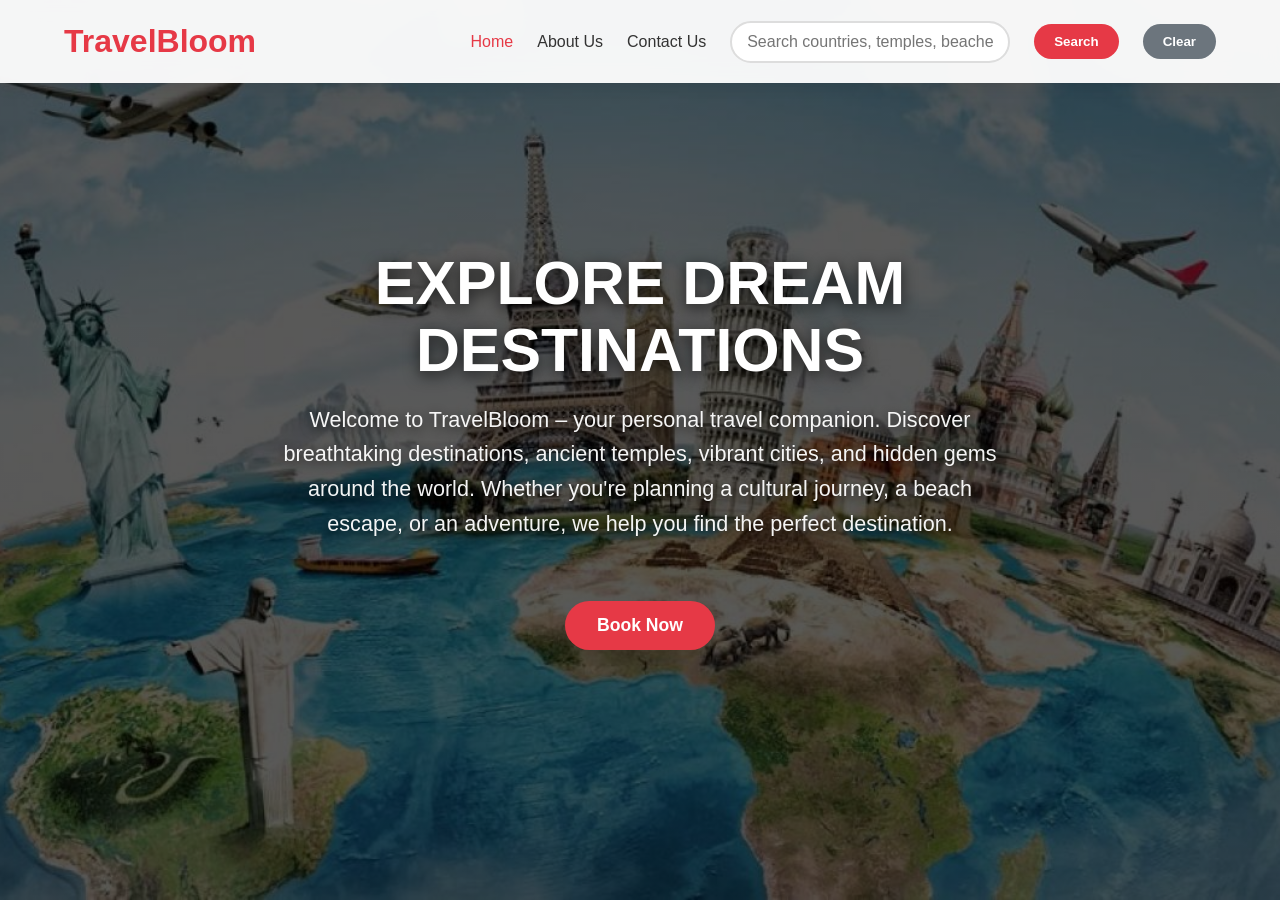
<file: index.html>
<!DOCTYPE html>
<html lang="en">
<head>
  <meta charset="UTF-8">
  <meta name="viewport" content="width=device-width, initial-scale=1.0">
  <title>TravelBloom - Discover Your Dream Destinations</title>
  <link rel="stylesheet" href="./travel_recommendation.css">
</head>
<body>
   <nav>
        <h1>TravelBloom</h1>
        <ul>
            <li><a href="./index.html" id="home" class="active">Home</a></li>
            <li><a href="./about.html" id="about">About Us</a></li>
            <li><a href="./contact.html" id="contact">Contact Us</a></li>
            <li>
                <input type="text" id="conditionInput" 
                       placeholder="Search countries, temples, beaches, cities...">
            </li>
            <li><button id='btnSearch'>Search</button></li>
            <li><button id='btnClear'>Clear</button></li>
        </ul>
    </nav>
    <div id="globalSearchResults" class="global-results"></div>

    <header class="hero">
        <div class="intro-content">
            <h1>EXPLORE DREAM DESTINATIONS</h1>
            <p class="intro-text">
                Welcome to TravelBloom – your personal travel companion. 
                Discover breathtaking destinations, ancient temples, vibrant cities, 
                and hidden gems around the world. Whether you're planning a cultural journey, 
                a beach escape, or an adventure, we help you find the perfect destination.
            </p>
            <button id="exploreBtn" class="cta-button">Book Now</button>
        </div>
    </header>

    <script src="./travel_recommendation.js"></script>
</body>
</html>
</file>
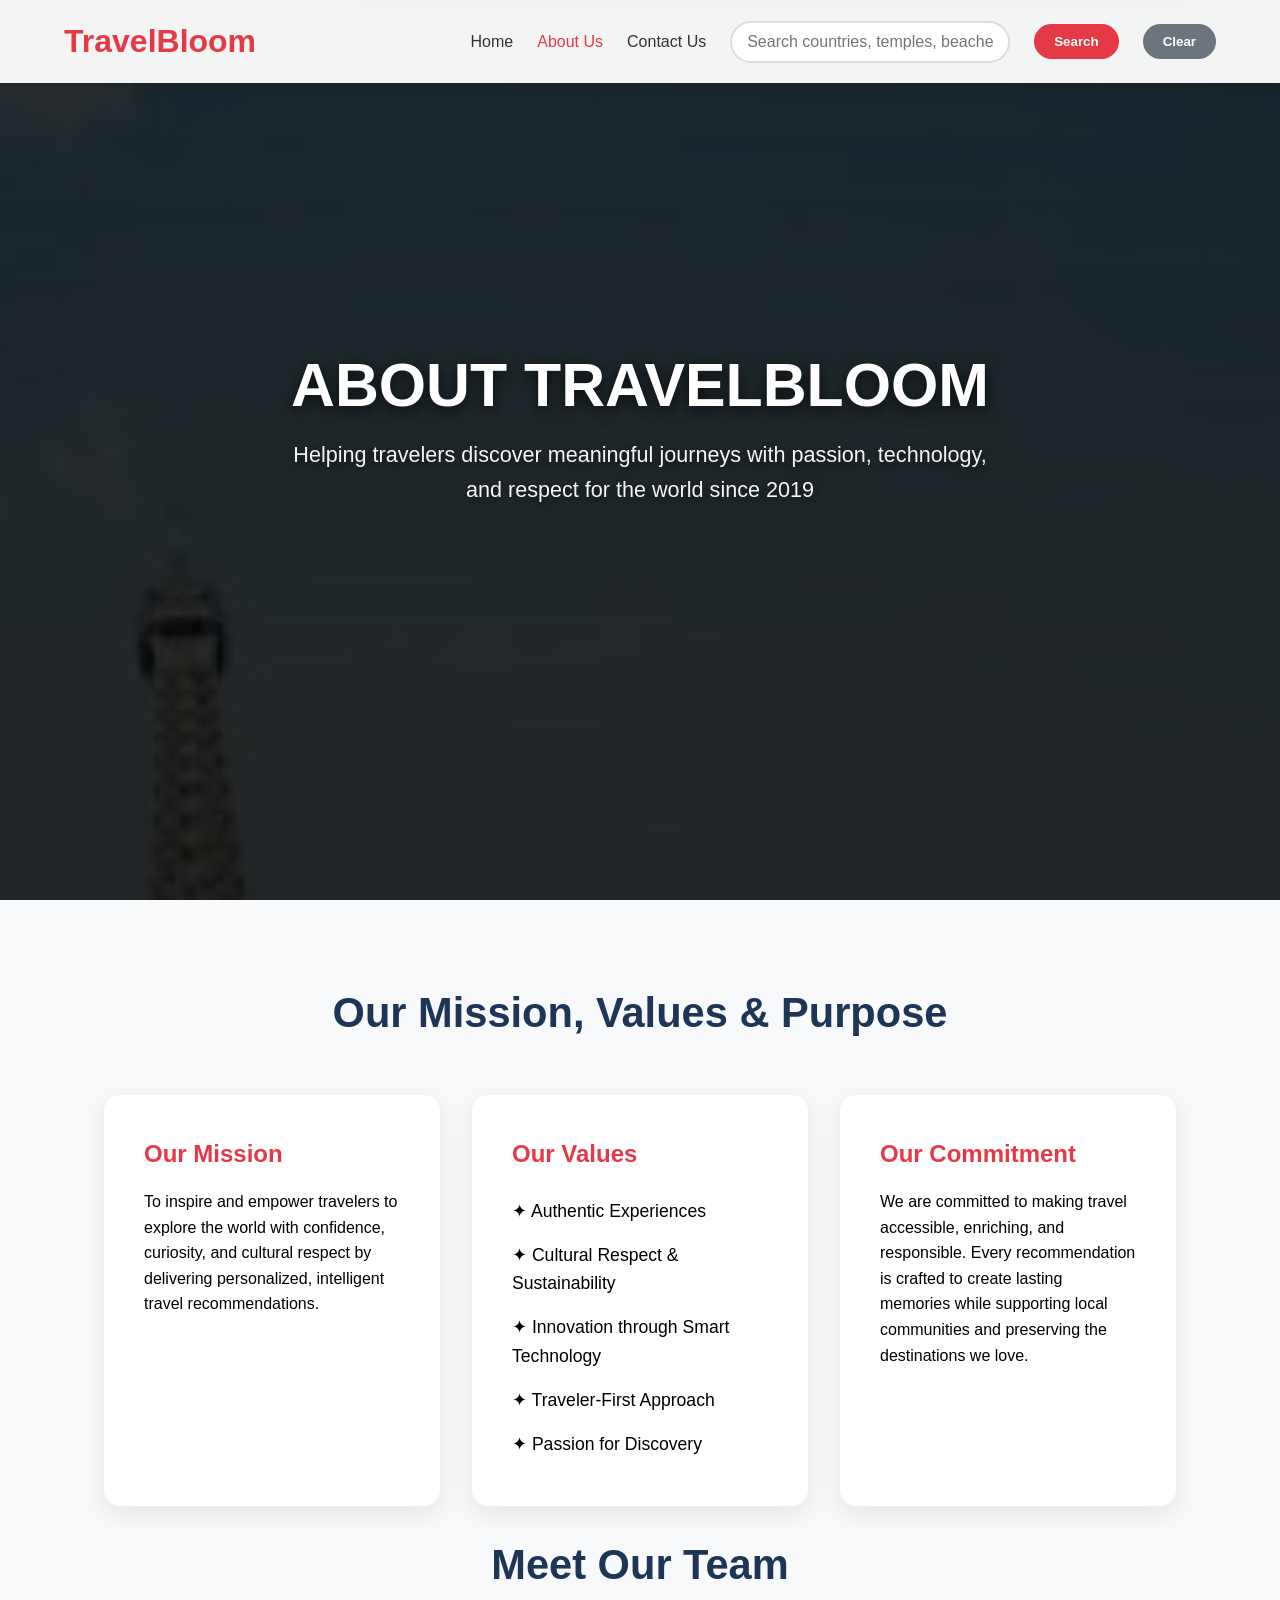
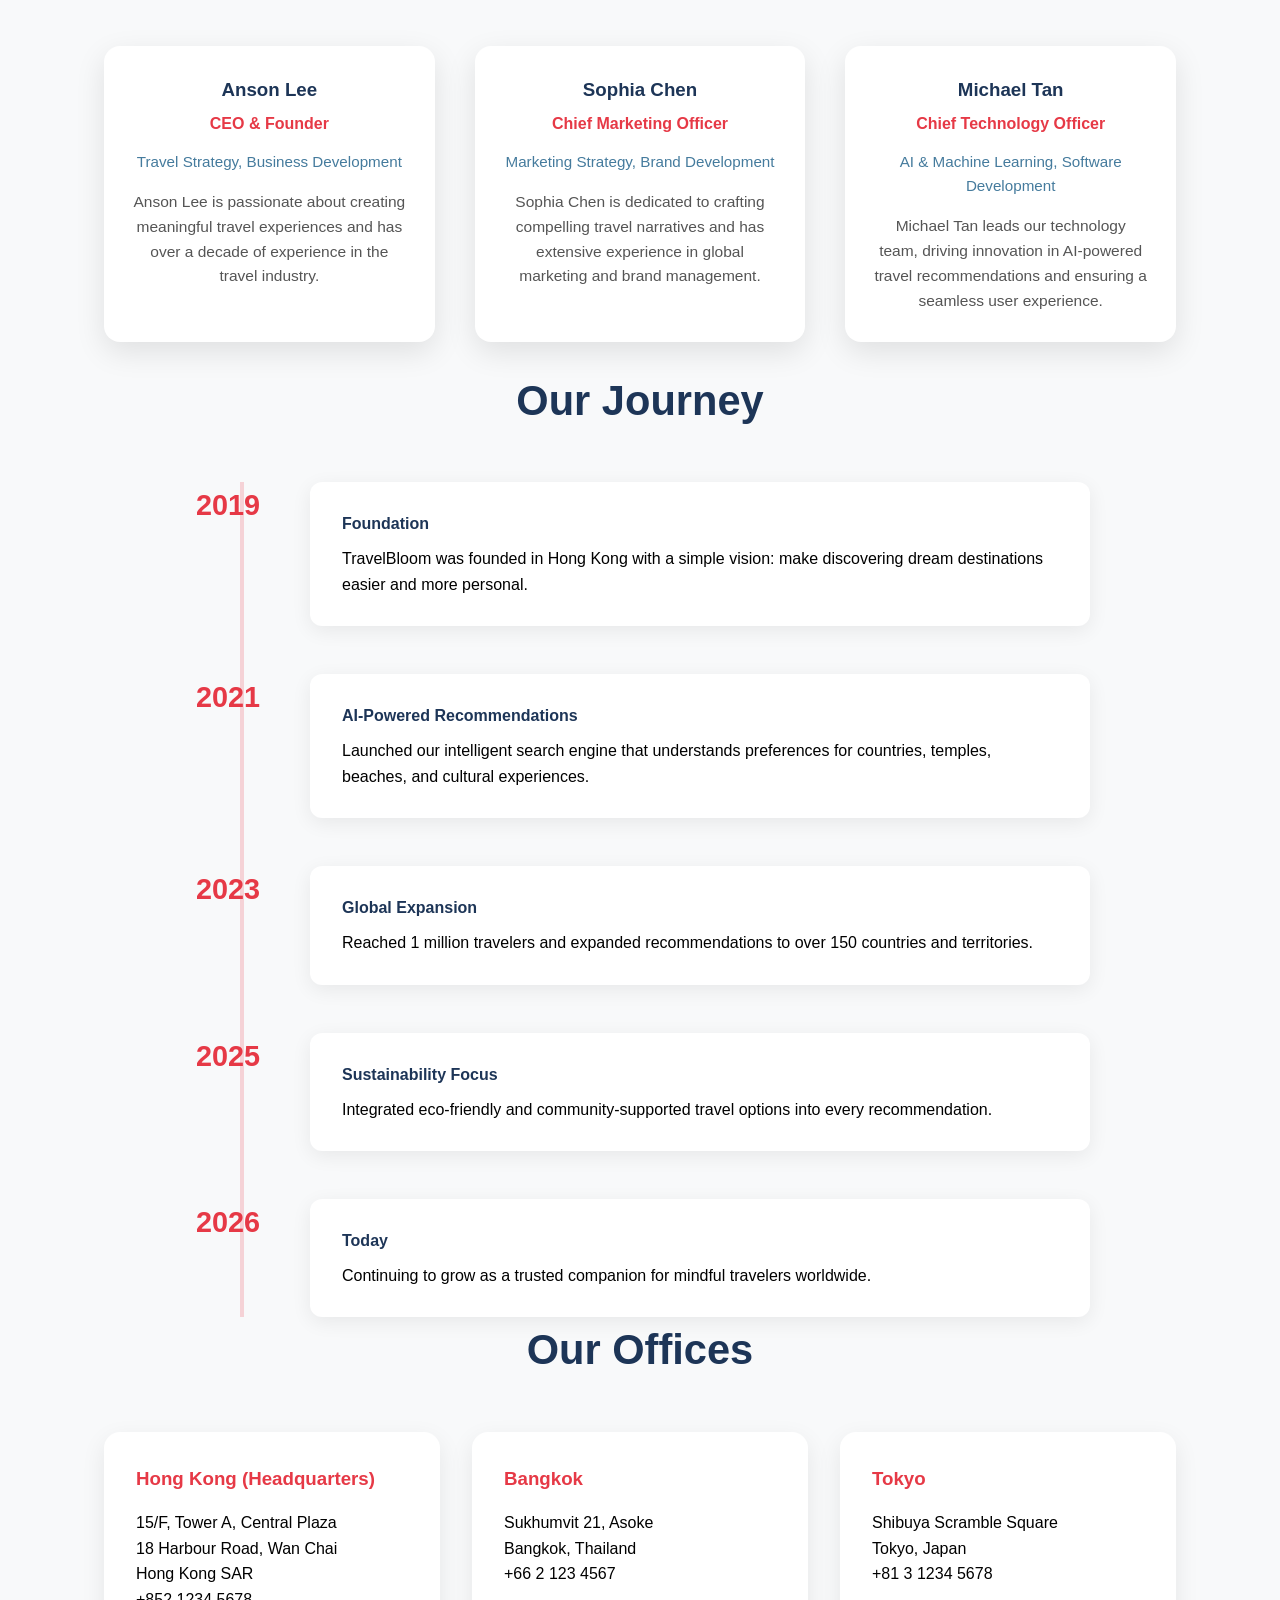
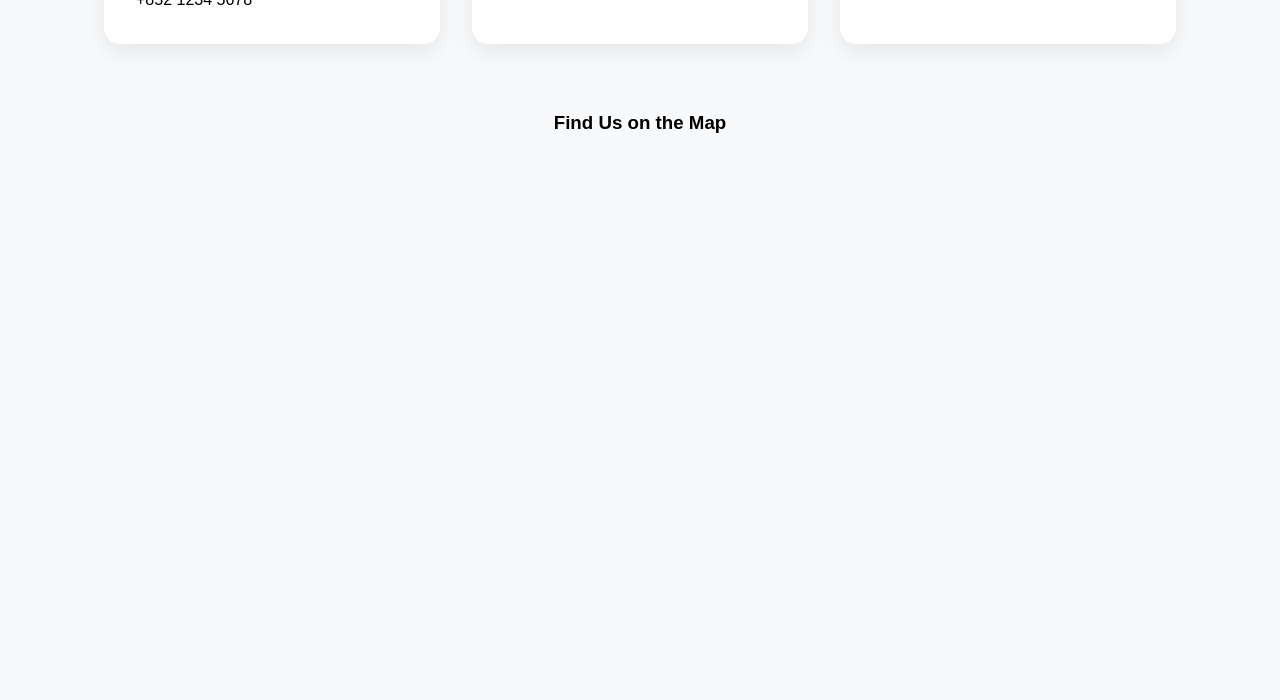
<file: about.html>
<!DOCTYPE html>
<html lang="en">
<head>
  <meta charset="UTF-8">
  <meta name="viewport" content="width=device-width, initial-scale=1.0">
  <title>About Us - TravelBloom</title>
  <link rel="stylesheet" href="./travel_recommendation.css">
</head>
<body>
   <nav>
        <h1>TravelBloom</h1>
        <ul>
            <li><a href="./index.html" id="home">Home</a></li>
            <li><a href="./about.html" id="about" class="active">About Us</a></li>
            <li><a href="./contact.html" id="contact">Contact Us</a></li>
            <li>
                <input type="text" id="conditionInput" 
                       placeholder="Search countries, temples, beaches, cities...">
            </li>
            <li><button id='btnSearch'>Search</button></li>
            <li><button id='btnClear'>Clear</button></li>
        </ul>
    </nav>
    <div id="globalSearchResults" class="global-results"></div>
    
    <header class="hero about-hero">
    <div class="intro-content">
        <h1>ABOUT TRAVELBLOOM</h1>
        <p class="intro-text">
            Helping travelers discover meaningful journeys with passion, technology, and respect for the world since 2019
        </p>
    </div>
</header>

    <main class="about-page">
        <!-- Mission & Values -->
        <section class="section mission-section">
            <div class="container"> 
                <h2>Our Mission, Values & Purpose</h2>
                <div class="mission-grid">
                    <div class="mission-card">
                        <h3>Our Mission</h3>
                        <p>To inspire and empower travelers to explore the world with confidence, curiosity, and cultural respect by delivering personalized, intelligent travel recommendations.</p>
                    </div>
                    <div class="mission-card">
                        <h3>Our Values</h3>
                        <ul>
                            <li>✦ Authentic Experiences</li>
                            <li>✦ Cultural Respect & Sustainability</li>
                            <li>✦ Innovation through Smart Technology</li>
                            <li>✦ Traveler-First Approach</li>
                            <li>✦ Passion for Discovery</li>
                        </ul>
                    </div>
                    <div class="mission-card">
                        <h3>Our Commitment</h3>
                        <p>We are committed to making travel accessible, enriching, and responsible. Every recommendation is crafted to create lasting memories while supporting local communities and preserving the destinations we love.</p>
                    </div>
                </div>
            </div>
        </section>
        <br>
        <!-- Team Introduction -->
        <section class="section team-section">
            <div class="container">
                <h2>Meet Our Team</h2>
                <div class="team-grid">
                    <div class="team-card">
                        <div class="team-info">
                            <h3>Anson Lee</h3>
                            <p class="role">CEO & Founder</p>
                            <p class="expertise">Travel Strategy, Business Development</p>
                            <p class="bio">Anson Lee is passionate about creating meaningful travel experiences and has over a decade of experience in the travel industry.</p>
                        </div>
                    </div>
                    <div class="team-card">
                        <div class="team-info">
                            <h3>Sophia Chen</h3>
                            <p class="role">Chief Marketing Officer</p>
                            <p class="expertise">Marketing Strategy, Brand Development</p>
                            <p class="bio">Sophia Chen is dedicated to crafting compelling travel narratives and has extensive experience in global marketing and brand management.</p>
                        </div>
                    </div>
                    <div class="team-card">
                        <div class="team-info">
                            <h3>Michael Tan</h3>
                            <p class="role">Chief Technology Officer</p>
                            <p class="expertise">AI & Machine Learning, Software Development</p>
                            <p class="bio">Michael Tan leads our technology team, driving innovation in AI-powered travel recommendations and ensuring a seamless user experience.</p>
                        </div>
                    </div>
            </div>
        </section>
        <br>
        
        <!-- Company History -->
        <section class="section history-section">
            <div class="container">
                <h2>Our Journey</h2>
                <div class="timeline">
                    <div class="timeline-item">
                        <div class="year">2019</div>
                        <div class="content">
                            <h4>Foundation</h4>
                            <p>TravelBloom was founded in Hong Kong with a simple vision: make discovering dream destinations easier and more personal.</p>
                        </div>
                    </div>
                    <div class="timeline-item">
                        <div class="year">2021</div>
                        <div class="content">
                            <h4>AI-Powered Recommendations</h4>
                            <p>Launched our intelligent search engine that understands preferences for countries, temples, beaches, and cultural experiences.</p>
                        </div>
                    </div>
                    <div class="timeline-item">
                        <div class="year">2023</div>
                        <div class="content">
                            <h4>Global Expansion</h4>
                            <p>Reached 1 million travelers and expanded recommendations to over 150 countries and territories.</p>
                        </div>
                    </div>
                    <div class="timeline-item">
                        <div class="year">2025</div>
                        <div class="content">
                            <h4>Sustainability Focus</h4>
                            <p>Integrated eco-friendly and community-supported travel options into every recommendation.</p>
                        </div>
                    </div>
                    <div class="timeline-item">
                        <div class="year">2026</div>
                        <div class="content">
                            <h4>Today</h4>
                            <p>Continuing to grow as a trusted companion for mindful travelers worldwide.</p>
                        </div>
                    </div>
                </div>
            </div>
        </section>

        <!-- Office Locations -->
        <section class="section locations-section">
            <div class="container">
                <h2>Our Offices</h2>
                <div class="locations-grid">
                    <div class="location-card">
                        <h3>Hong Kong (Headquarters)</h3>
                        <p>15/F, Tower A, Central Plaza<br>
                           18 Harbour Road, Wan Chai<br>
                           Hong Kong SAR</p>
                        <p class="contact">+852 1234 5678</p>
                    </div>
                    <div class="location-card">
                        <h3>Bangkok</h3>
                        <p>Sukhumvit 21, Asoke<br>
                           Bangkok, Thailand</p>
                        <p class="contact">+66 2 123 4567</p>
                    </div>
                    <div class="location-card">
                        <h3>Tokyo</h3>
                        <p>Shibuya Scramble Square<br>
                           Tokyo, Japan</p>
                        <p class="contact">+81 3 1234 5678</p>
                    </div>
                </div>

                <div class="map-container">
                    <h3>Find Us on the Map</h3>
                    <iframe 
                        src="https://www.google.com/maps/embed?pb=!1m18!1m12!1m3!1d3691.0!2d114.169!3d22.279!2m3!1f0!2f0!3f0!3m2!1i1024!2i768!4f13.1!3m3!1m2!1s0x340400f6b0b0b0b0%3A0x!2sCentral+Plaza%2C+Hong+Kong!5e0!3m2!1sen!2shk!4v1234567890" 
                        width="100%" 
                        height="450" 
                        style="border:0; border-radius:16px;" 
                        allowfullscreen="" 
                        loading="lazy">
                    </iframe>
                </div>
            </div>
        </section>
    </main>

    <script src="./travel_recommendation.js"></script>
</body>
</html>
</file>
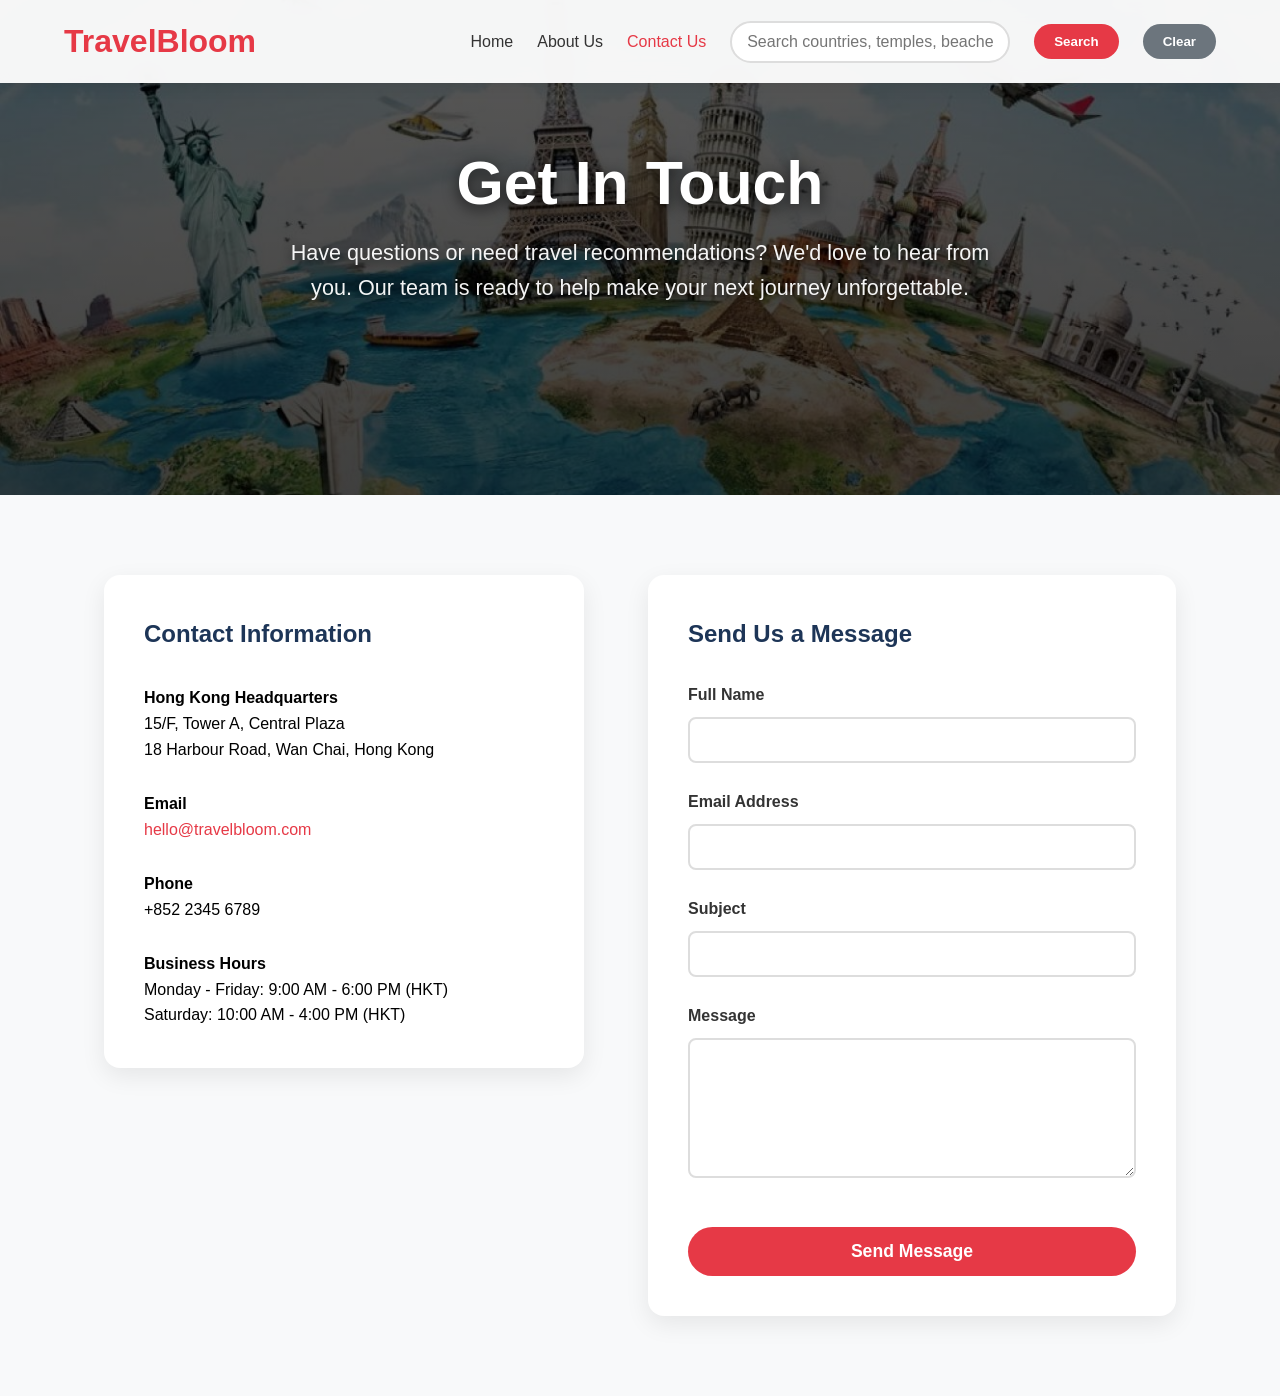
<file: contact.html>
<!DOCTYPE html>
<html lang="en">
<head>
  <meta charset="UTF-8">
  <meta name="viewport" content="width=device-width, initial-scale=1.0">
  <title>Contact Us - TravelBloom</title>
  <link rel="stylesheet" href="./travel_recommendation.css">
</head>
<body>
   <nav>
        <h1>TravelBloom</h1>
        <ul>
            <li><a href="./index.html" id="home">Home</a></li>
            <li><a href="./about.html" id="about">About Us</a></li>
            <li><a href="./contact.html" id="contact" class="active">Contact Us</a></li>
            <li>
                <input type="text" id="conditionInput" 
                       placeholder="Search countries, temples, beaches, cities...">
            </li>
            <li><button id='btnSearch'>Search</button></li>
            <li><button id='btnClear'>Clear</button></li>
        </ul>
    </nav>
    <div id="globalSearchResults" class="global-results"></div>
    
    <header class="hero contact-hero">
        <div class="intro-content">
            <h1>Get In Touch</h1>
            <p class="intro-text">
                Have questions or need travel recommendations? 
                We'd love to hear from you. Our team is ready to help make your next journey unforgettable.
            </p>
        </div>
    </header>

    <main class="contact-page">
        <div class="container">
            <div class="contact-wrapper">
                
                <!-- Contact Information -->
                <div class="contact-info">
                    <h2>Contact Information</h2>
                    
                    <div class="info-item">
                        <div>
                            <strong>Hong Kong Headquarters</strong><br>
                            15/F, Tower A, Central Plaza<br>
                            18 Harbour Road, Wan Chai, Hong Kong
                        </div>
                    </div>

                    <div class="info-item">
                        <div>
                            <strong>Email</strong><br>
                            <a href="mailto:hello@travelbloom.com">hello@travelbloom.com</a>
                        </div>
                    </div>

                    <div class="info-item">
                        <div>
                            <strong>Phone</strong><br>
                            +852 2345 6789
                        </div>
                    </div>

                    <div class="info-item">
                        <div>
                            <strong>Business Hours</strong><br>
                            Monday - Friday: 9:00 AM - 6:00 PM (HKT)<br>
                            Saturday: 10:00 AM - 4:00 PM (HKT)
                        </div>
                    </div>
                </div>

                <!-- Contact Form -->
                <div class="contact-form">
                    <h2>Send Us a Message</h2>
                    <form id="contactForm">
                        <div class="form-group">
                            <label for="name">Full Name</label>
                            <input type="text" id="name" required>
                        </div>

                        <div class="form-group">
                            <label for="email">Email Address</label>
                            <input type="email" id="email" required>
                        </div>

                        <div class="form-group">
                            <label for="subject">Subject</label>
                            <input type="text" id="subject" required>
                        </div>

                        <div class="form-group">
                            <label for="message">Message</label>
                            <textarea id="message" rows="6" required></textarea>
                        </div>

                        <button type="submit" id="submitBtn" class="submit-btn">Send Message</button>
                    </form>
                </div>
            </div>
        </div>
    </main>

    <script src="./travel_recommendation.js"></script>
</body>
</html>
</file>
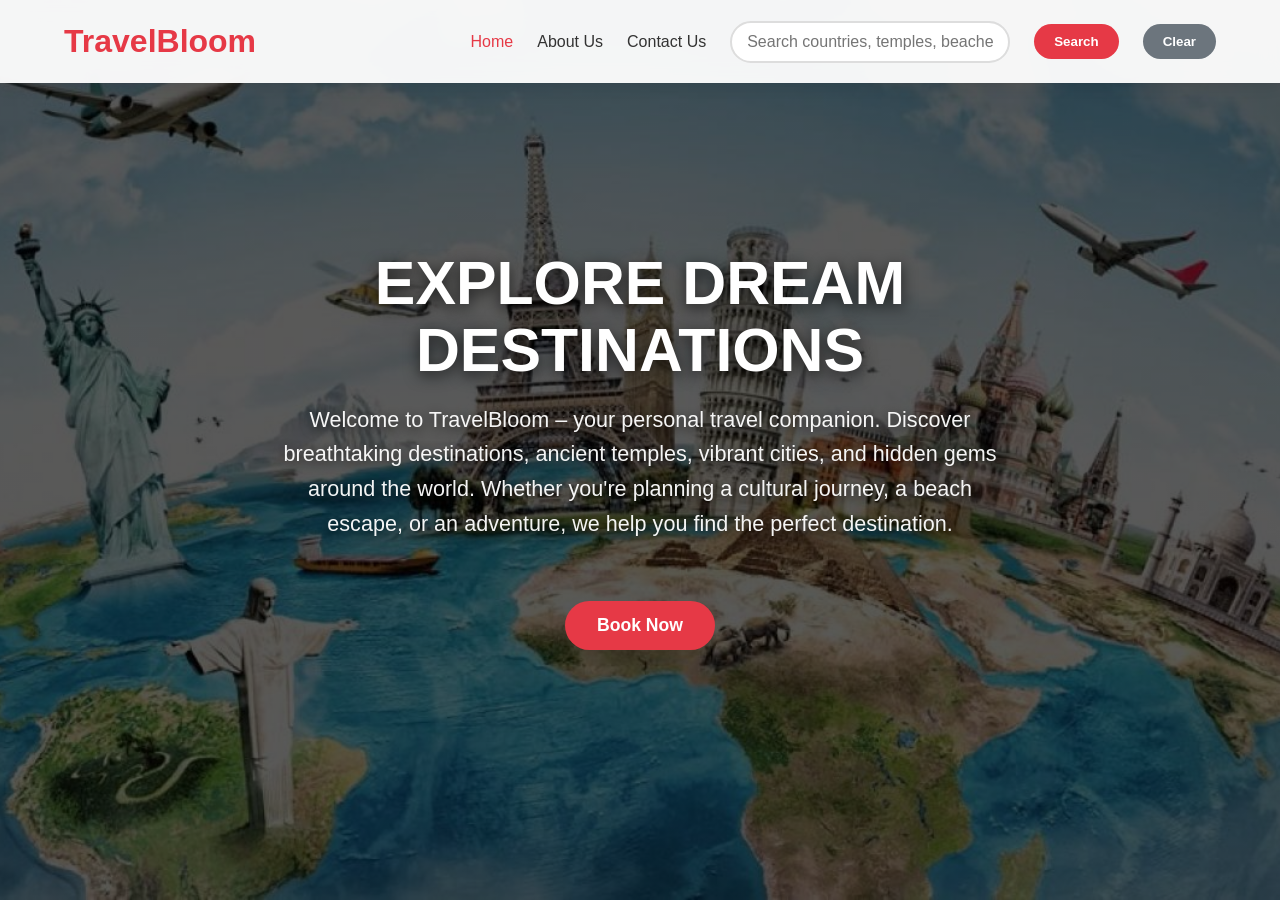
<file: travel_recommendation.html>
<!DOCTYPE html>
<html lang="en">
<head>
  <meta charset="UTF-8">
  <meta name="viewport" content="width=device-width, initial-scale=1.0">
  <title>TravelBloom - Discover Your Dream Destinations</title>
  <link rel="stylesheet" href="./travel_recommendation.css">
</head>
<body>
   <nav>
        <h1>TravelBloom</h1>
        <ul>
            <li><a href="./travel_recommendation.html" id="home" class="active">Home</a></li>
            <li><a href="./about.html" id="about">About Us</a></li>
            <li><a href="./contact.html" id="contact">Contact Us</a></li>
            <li>
                <input type="text" id="conditionInput" 
                       placeholder="Search countries, temples, beaches, cities...">
            </li>
            <li><button id='btnSearch'>Search</button></li>
            <li><button id='btnClear'>Clear</button></li>
        </ul>
    </nav>
    <div id="globalSearchResults" class="global-results"></div>

    <header class="hero">
        <div class="intro-content">
            <h1>EXPLORE DREAM DESTINATIONS</h1>
            <p class="intro-text">
                Welcome to TravelBloom – your personal travel companion. 
                Discover breathtaking destinations, ancient temples, vibrant cities, 
                and hidden gems around the world. Whether you're planning a cultural journey, 
                a beach escape, or an adventure, we help you find the perfect destination.
            </p>
            <button id="exploreBtn" class="cta-button">Book Now</button>
        </div>
    </header>

    <script src="./travel_recommendation.js"></script>
</body>
</html>
</file>
<file: travel_recommendation.css>
* {
    margin: 0;
    padding: 0;
    box-sizing: border-box;
}

body {
    font-family: 'Segoe UI', Tahoma, Geneva, Verdana, sans-serif;
    line-height: 1.6;
    color: #333;
    background: linear-gradient(rgba(0,0,0,0.65), rgba(0,0,0,0.65)), 
                url("./assets/travel.jpeg");
    background-size: cover;
    background-position: center;
    color: white;
}

/* Navigation Bar */
nav {
    background: rgba(255, 255, 255, 0.95);
    backdrop-filter: blur(10px);
    position: fixed;
    top: 0;
    width: 100%;
    z-index: 1000;
    box-shadow: 0 2px 15px rgba(0, 0, 0, 0.1);
    padding: 1rem 5%;
    display: flex;
    align-items: center;
    justify-content: space-between;
}

nav h1 {
    color: #e63946;
    font-size: 2rem;
    font-weight: bold;
}

nav ul {
    display: flex;
    list-style: none;
    align-items: center;
    gap: 1.5rem;
}

nav ul li {
    display: inline-block;
}

nav a {
    text-decoration: none;
    color: #333;
    font-weight: 500;
    transition: color 0.3s ease;
}

nav a:hover,
nav a.active {
    color: #e63946;
}

#conditionInput {
    padding: 10px 15px;
    border: 2px solid #ddd;
    border-radius: 25px;
    width: 280px;
    font-size: 1rem;
    outline: none;
    transition: all 0.3s ease;
}

#conditionInput:focus {
    border-color: #e63946;
    box-shadow: 0 0 0 3px rgba(230, 57, 70, 0.1);
}

/* Buttons */
button {
    padding: 10px 20px;
    border: none;
    border-radius: 25px;
    cursor: pointer;
    font-weight: 600;
    transition: all 0.3s ease;
}

#btnSearch {
    background: #e63946;
    color: white;
}

#btnSearch:hover {
    background: #d62839;
    transform: translateY(-2px);
}

#btnClear {
    background: #6c757d;
    color: white;
}

#btnClear:hover {
    background: #5a6268;
}

.cta-button {
    background: #e63946;
    color: white;
    padding: 14px 32px;
    font-size: 1.1rem;
    margin-top: 20px;
}

.cta-button:hover {
    background: #d62839;
    transform: scale(1.05);
}

.hero {
    height: 100vh;
    min-height: 100vh;
    width: 100%;
    display: flex;
    align-items: center;     
    justify-content: center;   
    text-align: center;
    color: white;
    margin-top: 0;
    position: relative;
}

.intro-content {
    max-width: 850px;
    padding: 0 25px;
    z-index: 2;
}

.intro-content h1 {
    font-size: 3.8rem;
    margin-bottom: 1.2rem;
    text-shadow: 0 4px 15px rgba(0, 0, 0, 0.7);
    line-height: 1.1;
}

.intro-content .intro-text {
    font-size: 1.35rem;
    line-height: 1.6;
    margin-bottom: 2.5rem;
    text-shadow: 0 3px 12px rgba(0, 0, 0, 0.75);
    opacity: 0.95;
    max-width: 720px;
    margin-left: auto;
    margin-right: auto;
}

/* About Page */
.about-hero {
    height: 60vh;
    background: linear-gradient(rgba(0,0,0,0.45), rgba(0,0,0,0.55)), 
                url('https://source.unsplash.com/1600x900/?travel,team') center/cover no-repeat;
}

.about-page {
    padding: 80px 0;
    background: #f8f9fa;
}

/* Container */
.container {
    max-width: 1200px;
    margin: 0 auto;
    padding: 0 5%;
    color: black;
}

/* Section Titles */
.section h2 {
    text-align: center;
    font-size: 2.6rem;
    margin-bottom: 3rem;
    color: #1d3557;
}

/* Mission Section */
.mission-grid {
    display: grid;
    grid-template-columns: repeat(auto-fit, minmax(320px, 1fr));
    gap: 2rem;
}

.mission-card {
    background: white;
    padding: 2.5rem;
    border-radius: 16px;
    box-shadow: 0 8px 25px rgba(0, 0, 0, 0.08);
    transition: transform 0.3s ease;
}

.mission-card:hover {
    transform: translateY(-8px);
}

.mission-card h3 {
    color: #e63946;
    margin-bottom: 1rem;
    font-size: 1.5rem;
}

.mission-card ul {
    list-style: none;
}

.mission-card ul li {
    padding: 8px 0;
    font-size: 1.1rem;
}

/* Team Section */
.team-grid {
    display: grid;
    grid-template-columns: repeat(auto-fit, minmax(320px, 1fr));
    gap: 2.5rem;
}

.team-card {
    background: white;
    border-radius: 16px;
    overflow: hidden;
    box-shadow: 0 10px 30px rgba(0, 0, 0, 0.1);
    transition: all 0.4s ease;
}

.team-card:hover {
    transform: translateY(-12px);
    box-shadow: 0 20px 40px rgba(0, 0, 0, 0.15);
}

.team-info {
    padding: 1.8rem;
    text-align: center;
}

.team-info h3 {
    margin-bottom: 0.4rem;
    color: #1d3557;
}

.team-info .role {
    color: #e63946;
    font-weight: 600;
    margin-bottom: 0.8rem;
}

.team-info .expertise {
    color: #457b9d;
    font-size: 0.95rem;
    margin-bottom: 1rem;
}

.team-info .bio {
    color: #555;
    line-height: 1.6;
    font-size: 0.97rem;
}


/* Timeline */
.timeline {
    max-width: 900px;
    margin: 0 auto;
    position: relative;
}

/* Vertical Line  on Timeline */
.timeline::before {
    content: '';
    position: absolute;
    left: 50px;
    top: 0;
    bottom: 0;
    width: 4px;
    background: #e63946;
    opacity: 0.2;
}

.timeline-item {
    display: flex;
    margin-bottom: 3rem;
    position: relative;
}

.timeline-item:last-child {
    margin-bottom: 0;
}

.year {
    width: 100px;
    flex-shrink: 0;
    font-size: 1.8rem;
    font-weight: bold;
    color: #e63946;
    text-align: right;
    padding-right: 30px;
}

.timeline-item .content {
    flex: 1;
    background: white;
    padding: 1.8rem 2rem;
    border-radius: 12px;
    box-shadow: 0 5px 20px rgba(0, 0, 0, 0.07);
    margin-left: 20px;
}

.timeline-item .content h4 {
    color: #1d3557;
    margin-bottom: 0.6rem;
}

/* Locations */
.locations-grid {
    display: grid;
    grid-template-columns: repeat(auto-fit, minmax(300px, 1fr));
    gap: 2rem;
    margin-bottom: 4rem;
}

.location-card {
    background: white;
    padding: 2rem;
    border-radius: 16px;
    box-shadow: 0 8px 25px rgba(0, 0, 0, 0.08);
}

.location-card h3 {
    color: #e63946;
    margin-bottom: 1rem;
}

.map-container {
    margin-top: 3rem;
}

.map-container h3 {
    text-align: center;
    margin-bottom: 1.5rem;
}

/* Responsive */
@media (max-width: 768px) {
    .timeline::before {
        left: 30px;
    }
    
    .year {
        width: 80px;
        padding-right: 15px;
        font-size: 1.5rem;
    }
}


/* Search Results */
/* Global Results Container - Placed directly below navbar */
#globalSearchResults {
    width: 100%;
    background: #f8f9fa;
    padding: 40px 5% 60px;
    display: none;                    /* Hidden by default */
    box-shadow: 0 4px 12px rgba(0, 0, 0, 0.08);
    z-index: 900;
    margin-top: 50px;
}

#globalSearchResults.show {
    display: block;
}

/* Results Grid */
.global-results-grid {
    display: grid;
    grid-template-columns: repeat(auto-fill, minmax(320px, 1fr));
    gap: 2rem;
    max-width: 1400px;
    margin: 0 auto;
}

.global-results-grid .card {
    background: white;
    border-radius: 16px;
    overflow: hidden;
    box-shadow: 0 8px 25px rgba(0, 0, 0, 0.1);
    transition: all 0.4s ease;
}

.card {
    padding: 15px;
}

.global-results-grid .card:hover {
    transform: translateY(-12px);
    box-shadow: 0 15px 35px rgba(0, 0, 0, 0.15);
}

.global-results-grid .card img {
    width: 100%;
    height: 220px;
    object-fit: cover;
}

.global-results-grid .card-content {
    padding: 1.5rem;
}

.global-results-grid .destination-type {
    display: inline-block;
    background: #f1faee;
    color: #457b9d;
    padding: 5px 14px;
    border-radius: 20px;
    font-size: 0.85rem;
    font-weight: 600;
    margin-bottom: 12px;
}

/* Contact Page */

.contact-hero {
    height: 55vh;
    min-height: 55vh;
    background: linear-gradient(rgba(0,0,0,0.65), rgba(0,0,0,0.75)), 
                url("./assets/travel.jpeg") center/cover no-repeat;
    display: flex;
    align-items: center;
    justify-content: center;
    text-align: center;
    color: white;
    margin-top: 0;
}

/* Contact Page Layout */
.contact-page {
    padding: 80px 0;
    background: #f8f9fa;
}

.container {
    max-width: 1200px;
    margin: 0 auto;
    padding: 0 5%;
}

.contact-wrapper {
    display: grid;
    grid-template-columns: 1fr 1.1fr;
    gap: 4rem;
    align-items: start;
}

/* Contact Information */
.contact-info {
    background: white;
    padding: 2.5rem;
    border-radius: 16px;
    box-shadow: 0 8px 25px rgba(0, 0, 0, 0.08);
}

.contact-info h2 {
    color: #1d3557;
    margin-bottom: 2rem;
}

.info-item {
    display: flex;
    gap: 1rem;
    margin-bottom: 1.8rem;
}

.info-item:last-child {
    margin-bottom: 0;
}

.info-item .icon {
    font-size: 1.6rem;
    width: 40px;
    flex-shrink: 0;
}

.info-item a {
    color: #e63946;
    text-decoration: none;
}

.info-item a:hover {
    text-decoration: underline;
}

/* Contact Form */
.contact-form {
    background: white;
    padding: 2.5rem;
    border-radius: 16px;
    box-shadow: 0 8px 25px rgba(0, 0, 0, 0.08);
}

.contact-form h2 {
    color: #1d3557;
    margin-bottom: 1.8rem;
}

.form-group {
    margin-bottom: 1.6rem;
}

.form-group label {
    display: block;
    margin-bottom: 0.6rem;
    font-weight: 600;
    color: #333;
}

.form-group input,
.form-group textarea {
    width: 100%;
    padding: 12px 16px;
    border: 2px solid #ddd;
    border-radius: 8px;
    font-size: 1rem;
    transition: border 0.3s ease;
}

.form-group input:focus,
.form-group textarea:focus {
    outline: none;
    border-color: #e63946;
    box-shadow: 0 0 0 3px rgba(230, 57, 70, 0.1);
}

.form-group textarea {
    resize: vertical;
    min-height: 140px;
}

.submit-btn {
    background: #e63946;
    color: white;
    padding: 14px 40px;
    font-size: 1.1rem;
    border: none;
    border-radius: 50px;
    cursor: pointer;
    font-weight: 600;
    width: 100%;
    margin-top: 1rem;
    transition: all 0.3s ease;
}

.submit-btn:hover {
    background: #d62839;
    transform: translateY(-2px);
}
</file>
